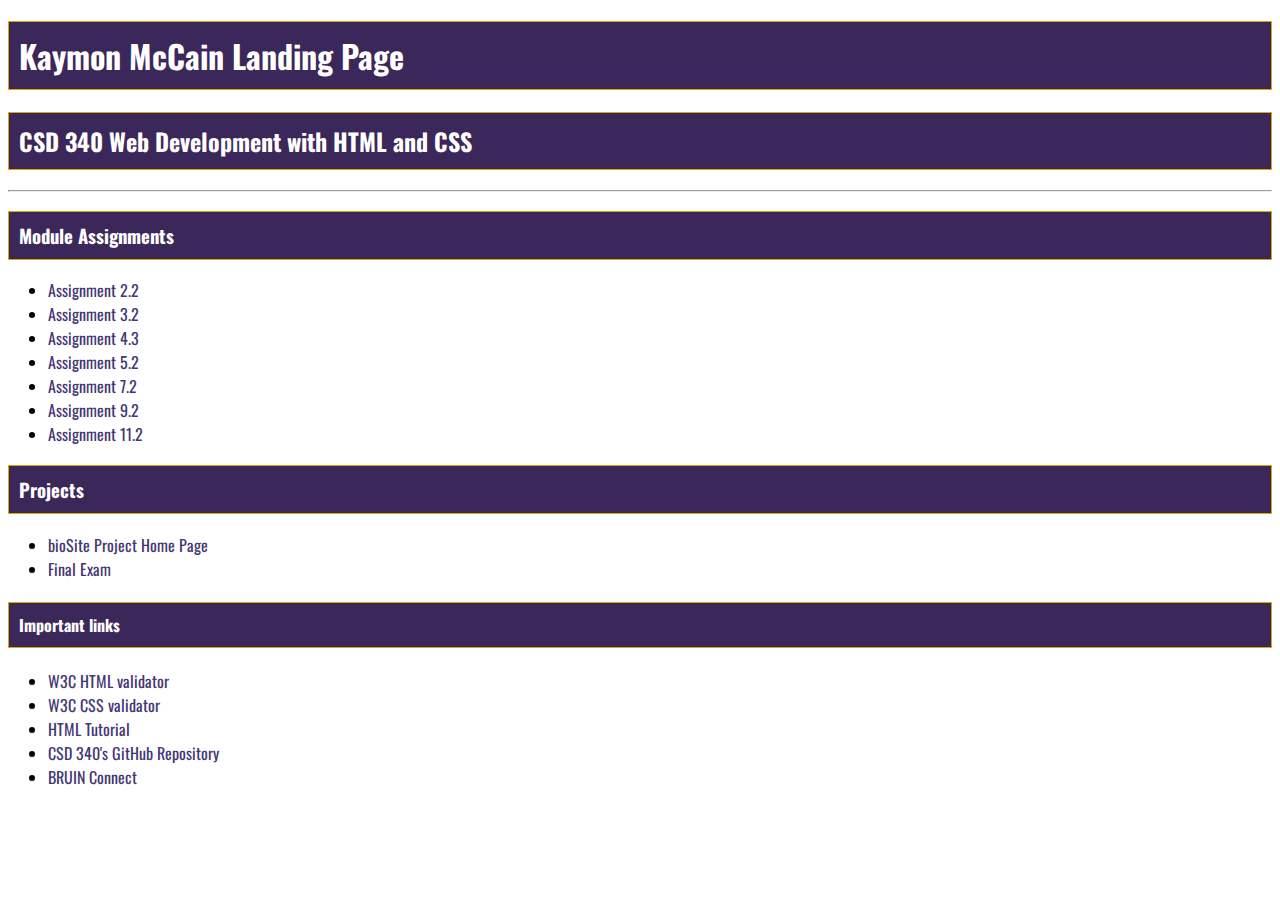
<file: index.html>
<!DOCTYPE html>
<html lang="en">

<head>
    <title>Kaymon McCain CSD 340 Landing Page</title>
    <link rel="stylesheet" type="text/css" href="site.css">
    <link rel="preconnect" href="https://fonts.gstatic.com">
    <link href="https://fonts.googleapis.com/css2?family=Oswald:wght@300;400;500;700&display=swap" rel="stylesheet">

    <meta name="description" content="HTML and CSS basics" />
    <meta name="robots" content="nofollow" />
    <meta name="author" content="Kaymon McCain" />
    <meta name="keywords" content="learning, coding, html, css" />

</head>

<body>
    <div id=”container”>
        <h1>Kaymon McCain Landing Page</h1>
        <h2>CSD 340 Web Development with HTML and CSS</h2>
        <hr />
        <h3>Module Assignments</h3>
        <ul>
            <li><a href="module-2/McCain_EX1.html">Assignment 2.2</a></li>
            <li><a href="module-3/McCain_EX2.html">Assignment 3.2</a></li>
            <li><a href="module-4/McCain_EX3.html">Assignment 4.3</a></li>
            <li><a href="module-5/McCain_EX4.html">Assignment 5.2</a></li>
            <li><a href="module-7/McCain_EX5.html">Assignment 7.2</a></li>
            <li><a href="module-9/McCain_EX6.html">Assignment 9.2</a></li>
            <li><a href="module-11/assignment-11.2.html">Assignment 11.2</a></li>
        </ul>
        <h3>Projects</h3>
        <ul>
            <li><a href="bioSite/index.html">bioSite Project Home Page</a></li>
            <li><a href="module-12/final.html">Final Exam</a></li>
        </ul>
        <h4>Important links</h4>
        <ul>
            <li><a href="https://validator.w3.org">W3C HTML validator</a></li>
            <li><a href="https://jigsaw.w3.org/css-validator">W3C CSS validator</a></li>
            <li><a href="https://www.w3schools.come/html/">HTML Tutorial</a></li>
            <li><a href="https://github.com/kaymonCodeM/csd-340.git">CSD 340's GitHub Repository</a></li>
            <li><a href="https://bruinconnect.bellevue.edu/">BRUIN Connect</a></li>
        </ul>
    </div>
</body>

</html>
</file>
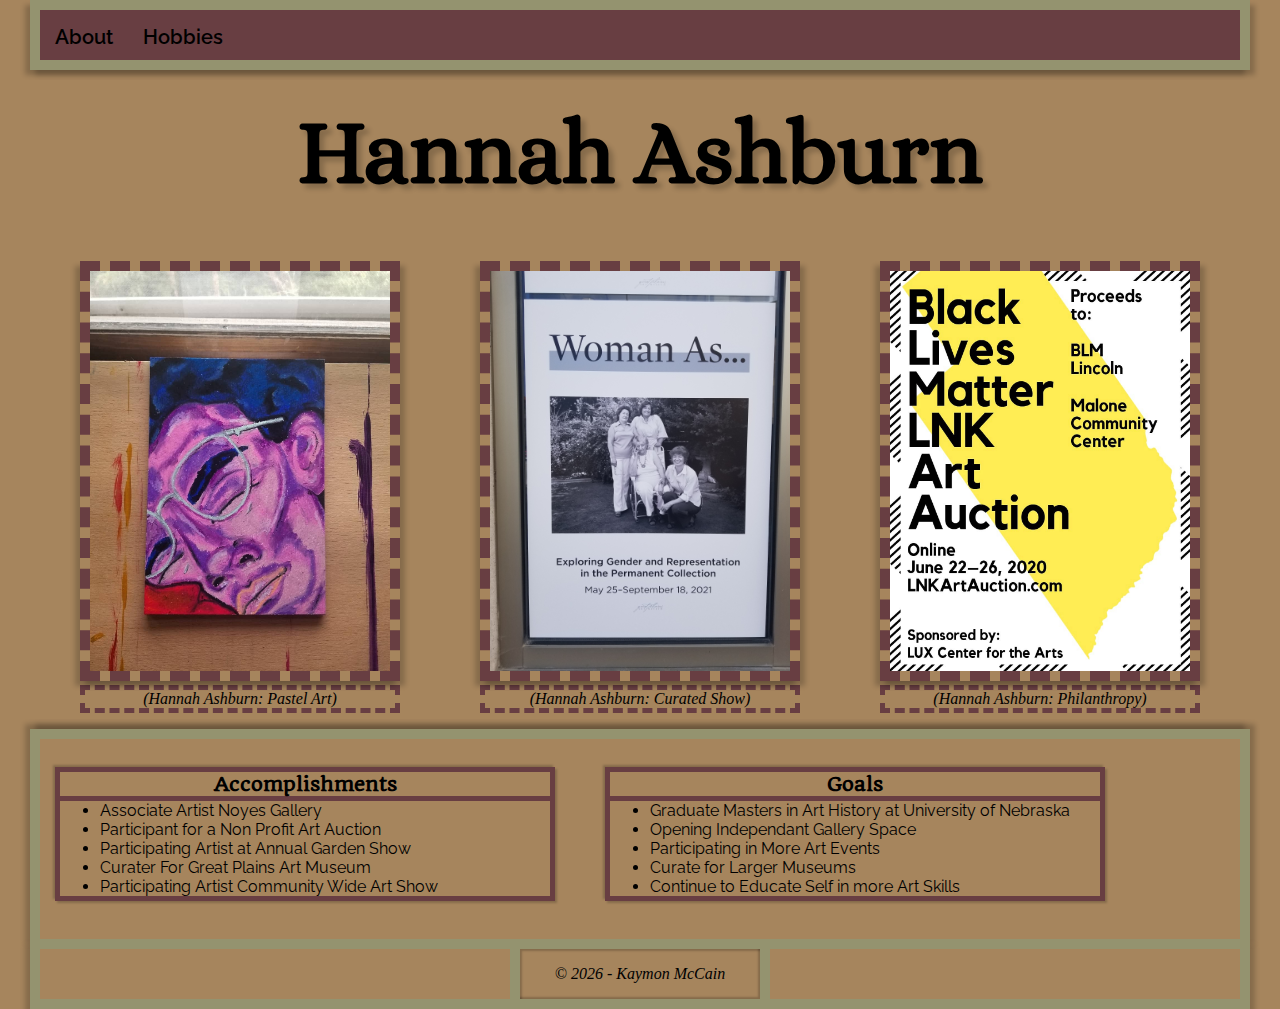
<file: bioSite/index.html>
<!DOCTYPE html>
<html lang="en">

<head>
    <title>Hannah Ashburn Bio</title>
    <link rel="stylesheet" type="text/css" href="site.css">
    <link rel="preconnect" href="https://fonts.googleapis.com">
    <link rel="preconnect" href="https://fonts.gstatic.com" crossorigin>
    <link
        href="https://fonts.googleapis.com/css2?family=Alice&family=Quando&family=Quicksand&family=Raleway:wght@300;400;500;600&display=swap"
        rel="stylesheet">
</head>

<body>
    <div id="navbar">
        <a href="about.html">About</a>
        <a href="hobbies.html">Hobbies</a>
    </div>
    <header>
        <h1>Hannah Ashburn</h1>
    </header>

    <div id="container">
        <div class="image-gallery">
            <div class="image-a">
                <figure><img src="img/face.jpg" alt="">
                    <figcaption>(Hannah Ashburn: Pastel Art)</figcaption>
                </figure>
            </div>

            <div class="image-b">
                <figure><img src="img/WindowDisplay.jpg" alt="">
                    <figcaption>(Hannah Ashburn: Curated Show)</figcaption>
                </figure>
            </div>

            <div class="image-c">
                <figure><img src="img/BlackLivesMatter.jpg" alt="">
                    <figcaption>(Hannah Ashburn: Philanthropy)</figcaption>
                </figure>
            </div>
        </div>
        <div class="list">
            <div class="accomplishments">
                <h3>Accomplishments</h3>
                <ul>
                    <li>Associate Artist Noyes Gallery</li>
                    <li>Participant for a Non Profit Art Auction</li>
                    <li>Participating Artist at Annual Garden Show</li>
                    <li>Curater For Great Plains Art Museum</li>
                    <li>Participating Artist Community Wide Art Show</li>
                </ul>
            </div>

            <div class="goals">
                <h3>Goals</h3>
                <ul>
                    <li>Graduate Masters in Art History at University of Nebraska</li>
                    <li>Opening Independant Gallery Space</li>
                    <li>Participating in More Art Events</li>
                    <li>Curate for Larger Museums</li>
                    <li>Continue to Educate Self in more Art Skills</li>
                </ul>
            </div>
        </div>

    </div>
    <div class="footer-box">
        <footer>
            <p>
                &copy;
                <script>document.write(new Date().getFullYear())</script> - <a
                    href="https://github.com/kaymonCodeM/bioSite.git">Kaymon McCain</a>
            </p>
        </footer>
    </div>

</body>

</html>
</file>
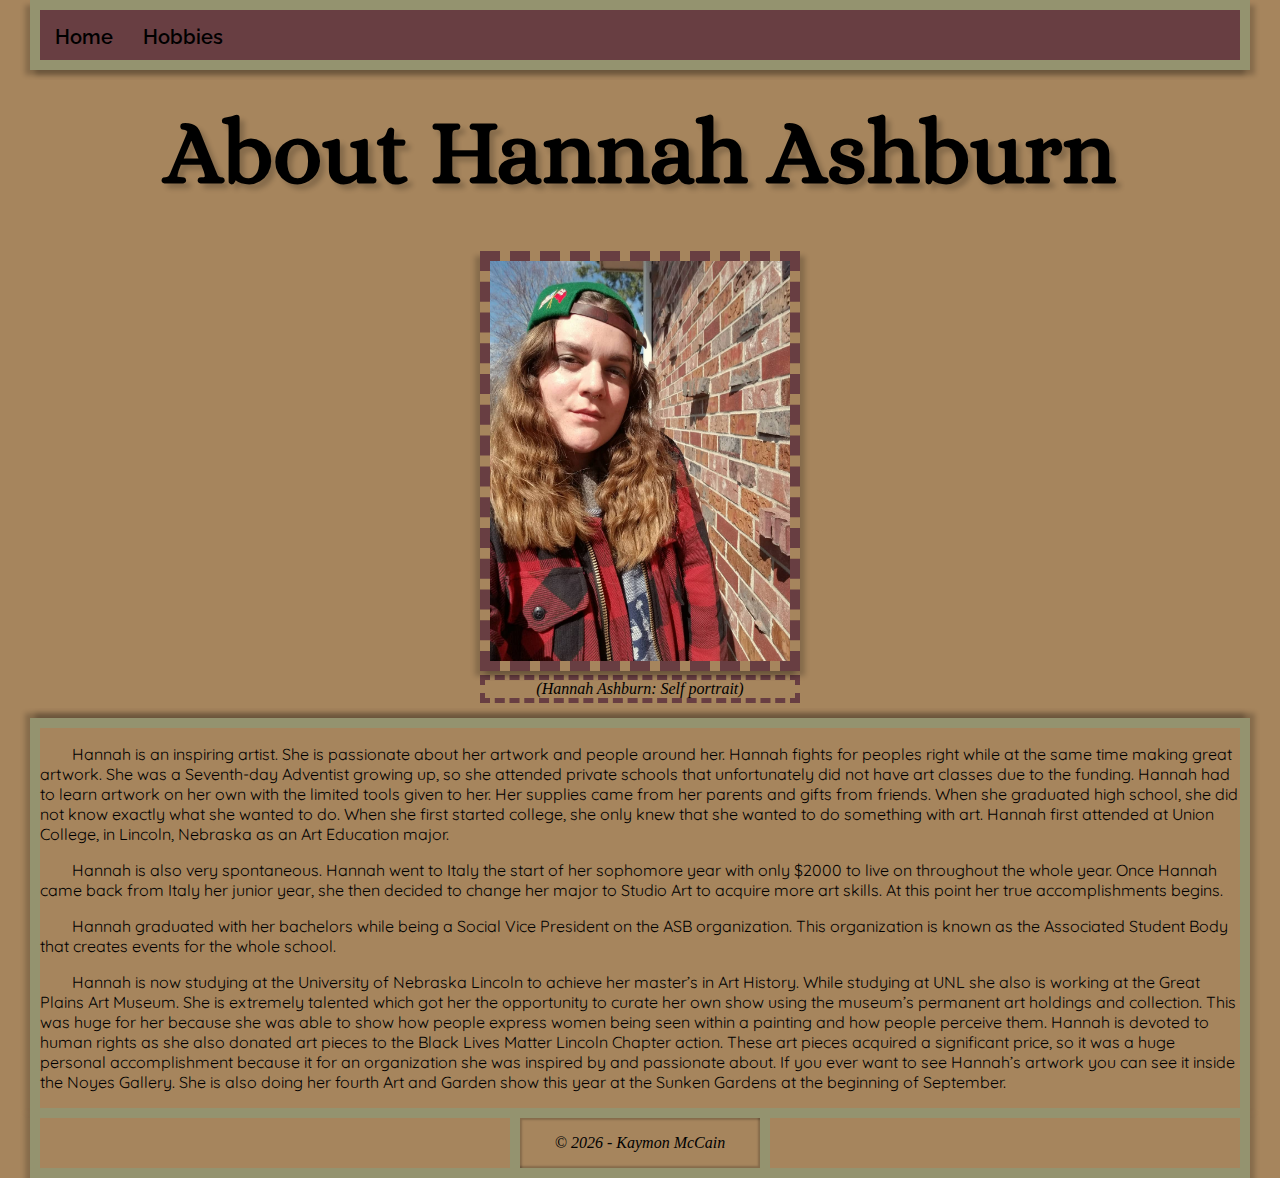
<file: bioSite/about.html>
<!DOCTYPE html>
<html lang="en">

<head>
    <title>About Hannah Ashburn</title>
    <link rel="stylesheet" type="text/css" href="site.css">
    <link rel="preconnect" href="https://fonts.googleapis.com">
    <link rel="preconnect" href="https://fonts.gstatic.com" crossorigin>
    <link
        href="https://fonts.googleapis.com/css2?family=Alice&family=Quando&family=Quicksand&family=Raleway:wght@300;400;500;600&display=swap"
        rel="stylesheet">
</head>

<body>
    <div id="navbar">
        <a href="index.html">Home</a>
        <a href="hobbies.html">Hobbies</a>
    </div>
    <header>
        <h1>About Hannah Ashburn</h1>
    </header>

    <div id="container">
        <div class="hannah-image-gallery">
            <div class="HannahImage">
                <figure><img src="img/Hannah.jpg" alt="">
                    <figcaption>(Hannah Ashburn: Self portrait)</figcaption>
                </figure>
            </div>
        </div>
        <div class="about-text">
            <p class="paragraph">
                Hannah is an inspiring artist. She is passionate about her artwork and people around her.
                Hannah fights for peoples right while at the same time making great artwork.
                She was a Seventh-day Adventist growing up, so she attended private schools
                that unfortunately did not have art classes due to the funding. Hannah had to learn
                artwork on her own with the limited tools given to her. Her supplies came from her parents
                and gifts from friends. When she graduated high school, she did not know exactly what she wanted
                to do. When she first started college, she only knew that she wanted to do something with art. Hannah
                first
                attended at Union College,
                in Lincoln, Nebraska as an Art Education major.
            </p>
            <p class="paragraph">
                Hannah is also very spontaneous. Hannah went to Italy the start of her
                sophomore year with only $2000 to live on throughout the whole year. Once Hannah came back from Italy
                her
                junior year,
                she then decided to change her major to Studio Art to acquire more art skills. At this point her true
                accomplishments begins.
            </p>
            <p class="paragraph">
                Hannah graduated with her bachelors while being a Social Vice President on the ASB organization. This
                organization is known as the Associated Student Body that creates events for the whole school.
            </p>
            <p class="paragraph">
                Hannah is now studying at the University of Nebraska Lincoln to achieve her master’s in Art History.
                While
                studying at UNL she also is working at the Great Plains Art Museum. She is extremely talented which got
                her
                the
                opportunity to curate her own show using the museum’s permanent art holdings and collection. This was
                huge
                for her because
                she was able to show how people express women being seen within a painting and how people perceive them.
                Hannah is devoted to human
                rights as she also donated art pieces to the Black Lives Matter Lincoln Chapter action. These art pieces
                acquired a significant price,
                so it was a huge personal accomplishment because it for an organization she was inspired by and
                passionate
                about. If you ever want to see
                Hannah’s artwork you can see it inside the Noyes Gallery. She is also doing her fourth Art and Garden
                show
                this year at the Sunken Gardens
                at the beginning of September.
            </p>
        </div>
    </div>
    <div class="footer-box">
        <footer>
            <p>
                &copy;
                <script>document.write(new Date().getFullYear())</script> - <a
                    href="https://github.com/kaymonCodeM/bioSite.git">Kaymon McCain</a>
            </p>
        </footer>
    </div>
</body>

</html>
</file>
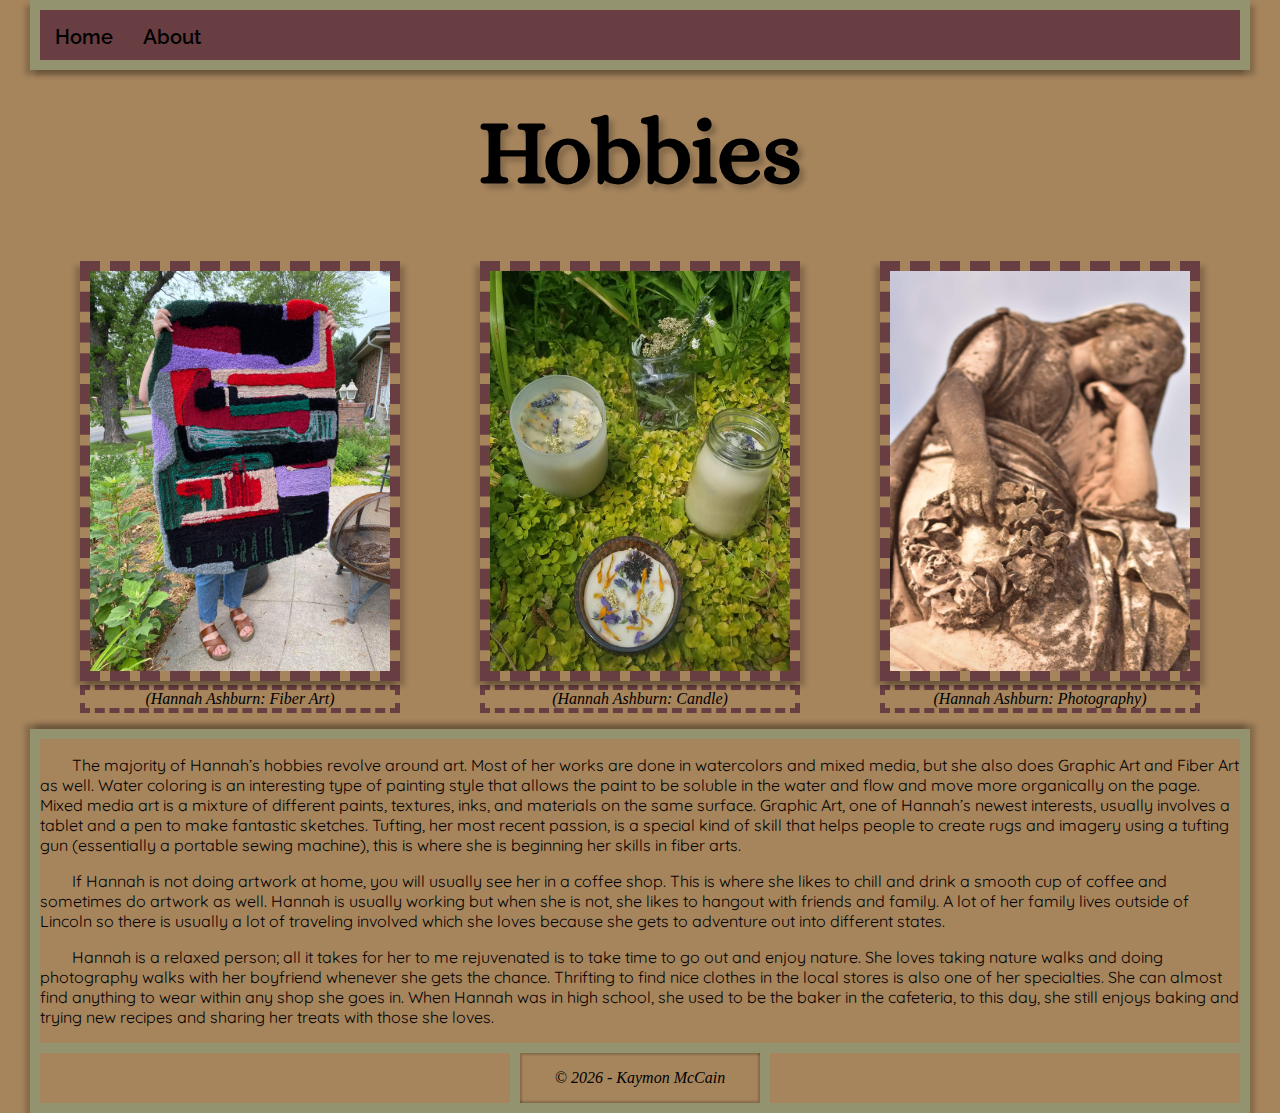
<file: bioSite/hobbies.html>
<!DOCTYPE html>
<html lang="en">

<head>
    <title>Hannah Ashburn Hobbies</title>
    <link rel="stylesheet" type="text/css" href="site.css">
    <link rel="preconnect" href="https://fonts.googleapis.com">
    <link rel="preconnect" href="https://fonts.gstatic.com" crossorigin>
    <link
        href="https://fonts.googleapis.com/css2?family=Alice&family=Quando&family=Quicksand&family=Raleway:wght@300;400;500;600&display=swap"
        rel="stylesheet">
</head>

<body>
    <div id="navbar">
        <a href="index.html">Home</a>
        <a href="about.html">About</a>
    </div>
    <header>
        <h1>Hobbies</h1>
    </header>
    <div id="container">
        <div class="image-gallery">
            <div class="image-a">
                <figure><img src="img/rug.jpeg" alt="">
                    <figcaption>(Hannah Ashburn: Fiber Art)</figcaption>
                </figure>
            </div>

            <div class="image-b">
                <figure><img src="img/candle.jpg" alt="">
                    <figcaption>(Hannah Ashburn: Candle)</figcaption>
                </figure>
            </div>

            <div class="image-c">
                <figure><img src="img/Photography.jpeg" alt="">
                    <figcaption>(Hannah Ashburn: Photography)</figcaption>
                </figure>
            </div>
        </div>
        <div class="hobbies-text">
            <p class="paragraph">
                The majority of Hannah’s hobbies revolve around art. Most of her works are done in watercolors and mixed
                media,
                but she also does Graphic Art and Fiber Art as well. Water coloring is an interesting type of painting
                style that
                allows the paint to be soluble in the water and flow and move more organically on the page. Mixed media
                art is a
                mixture of different paints, textures, inks, and materials on the same surface. Graphic Art, one of
                Hannah’s newest
                interests, usually involves a tablet and a pen to make fantastic sketches. Tufting, her most recent
                passion, is a
                special kind of skill that helps people to create rugs and imagery using a tufting gun (essentially a
                portable sewing machine),
                this is where she is beginning her skills in fiber arts.
            </p>
            <p class="paragraph">
                If Hannah is not doing artwork at home, you will usually see her in a coffee shop. This is where she
                likes
                to chill and drink a smooth cup of coffee and sometimes do artwork as well. Hannah is usually working
                but
                when she is not, she likes to hangout with friends and family. A lot of her family lives outside of
                Lincoln
                so there is usually a lot of traveling involved which she loves because she gets to adventure out into
                different states.
            </p>
            <p class="paragraph">
                Hannah is a relaxed person; all it takes for her to me rejuvenated is to take time to go out and enjoy
                nature. She loves taking nature walks and doing photography walks with her boyfriend whenever she gets
                the chance. Thrifting to find nice clothes in the local stores is also one of her specialties. She can
                almost
                find anything to wear within any shop she goes in. When Hannah was in high school, she used to be the
                baker
                in the cafeteria, to this day, she still enjoys baking and trying new recipes and sharing her treats
                with
                those she loves.
            </p>
        </div>
    </div>
    <div class="footer-box">
        <footer>
            <p>
                &copy;
                <script>document.write(new Date().getFullYear())</script> - <a
                    href="https://github.com/kaymonCodeM/bioSite.git">Kaymon McCain</a>
            </p>
        </footer>
    </div>
</body>

</html>
</file>
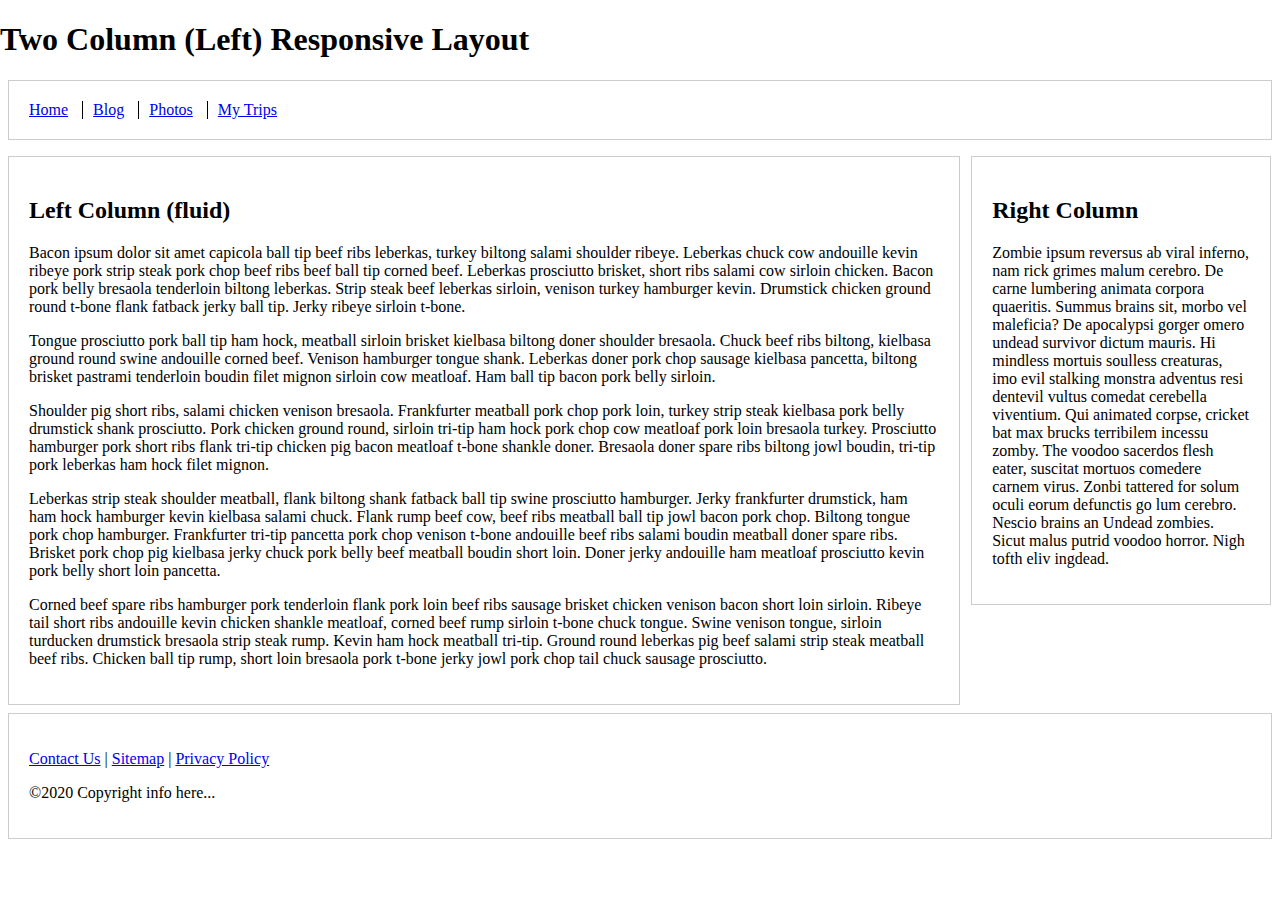
<file: module-11/assignment-11.2.html>
<!doctype html>
<html lang="en">

<head>
    <meta charset="utf-8">
    <meta name="viewport" content="width=device-width, initial-scale=1">

    <title>Exercise 9.2</title>

    <style type="text/css">
        html {
            box-sizing: border-box;
        }

        *,
        *:before,
        *:after {
            box-sizing: inherit;
        }

        body {
            margin: 0 auto;
        }

        footer,
        header {
            position: relative;
            clear: both;
        }

        .left-column,
        .right-column,
        footer,
        header {
            border: 1px solid #ccc;
            padding: 1.25em;
            margin: .5em;
        }

        .nav {
            list-style: none;
            margin-left: 0;
            margin-bottom: 0;
            padding-left: 0;
        }

        .nav>li,
        .nav>li>a {
            display: inline-block;
            *display: inline;
            zoom: 1;
        }

        .inline-items {
            margin-top: 0;
        }

        .inline-items li {
            margin-left: 0;
            border-left: 1px solid black;
            padding-left: 10px;
            padding-right: 10px;
        }

        .inline-items li:first-child {
            margin-left: 0;
            border: none;
            padding-left: 0;
            padding-right: 10px;
        }

        .inline-items li:last-child {
            padding-right: 0;
        }

        /* Media queries */
        @media screen and (min-width: 47.5em) {
            .columns-container {
                float: left;
            }

            .left-column {
                margin-right: 20em;
                float: left;
            }

            .right-column {
                width: 18.75em;
                margin-left: -19.3em;
                float: left;
            }
        }
    </style>
</head>

<body>
    <h1>Two Column (Left) Responsive Layout</h1>

    <header>
        <nav>
            <ul class="nav inline-items">
                <li><a href="#">Home</a></li>
                <li><a href="#">Blog</a></li>
                <li><a href="#">Photos</a></li>
                <li><a href="#">My Trips</a></li>
            </ul>
        </nav>
    </header>

    <div class="columns-container">

        <div class="left-column">
            <h2>Left Column (fluid)</h2>

            <p>Bacon ipsum dolor sit amet capicola ball tip beef ribs leberkas, turkey biltong salami shoulder ribeye.
                Leberkas
                chuck cow andouille kevin ribeye pork strip steak pork chop beef ribs beef ball tip corned beef.
                Leberkas
                prosciutto brisket, short ribs salami cow sirloin chicken. Bacon pork belly bresaola tenderloin biltong
                leberkas.
                Strip steak beef leberkas sirloin, venison turkey hamburger kevin. Drumstick chicken ground round t-bone
                flank
                fatback jerky ball tip. Jerky ribeye sirloin t-bone.</p>

            <p>Tongue prosciutto pork ball tip ham hock, meatball sirloin brisket kielbasa biltong doner shoulder
                bresaola.
                Chuck beef ribs biltong, kielbasa ground round swine andouille corned beef. Venison hamburger tongue
                shank.
                Leberkas doner pork chop sausage kielbasa pancetta, biltong brisket pastrami tenderloin boudin filet
                mignon
                sirloin cow meatloaf. Ham ball tip bacon pork belly sirloin.</p>

            <p>Shoulder pig short ribs, salami chicken venison bresaola. Frankfurter meatball pork chop pork loin,
                turkey strip
                steak kielbasa pork belly drumstick shank prosciutto. Pork chicken ground round, sirloin tri-tip ham
                hock pork
                chop cow meatloaf pork loin bresaola turkey. Prosciutto hamburger pork short ribs flank tri-tip chicken
                pig bacon
                meatloaf t-bone shankle doner. Bresaola doner spare ribs biltong jowl boudin, tri-tip pork leberkas ham
                hock filet
                mignon.</p>

            <p>Leberkas strip steak shoulder meatball, flank biltong shank fatback ball tip swine prosciutto hamburger.
                Jerky
                frankfurter drumstick, ham ham hock hamburger kevin kielbasa salami chuck. Flank rump beef cow, beef
                ribs meatball
                ball tip jowl bacon pork chop. Biltong tongue pork chop hamburger. Frankfurter tri-tip pancetta pork
                chop venison
                t-bone andouille beef ribs salami boudin meatball doner spare ribs. Brisket pork chop pig kielbasa jerky
                chuck
                pork belly beef meatball boudin short loin. Doner jerky andouille ham meatloaf prosciutto kevin pork
                belly short
                loin pancetta.</p>

            <p>Corned beef spare ribs hamburger pork tenderloin flank pork loin beef ribs sausage brisket chicken
                venison bacon
                short loin sirloin. Ribeye tail short ribs andouille kevin chicken shankle meatloaf, corned beef rump
                sirloin
                t-bone chuck tongue. Swine venison tongue, sirloin turducken drumstick bresaola strip steak rump. Kevin
                ham hock
                meatball tri-tip. Ground round leberkas pig beef salami strip steak meatball beef ribs. Chicken ball tip
                rump,
                short loin bresaola pork t-bone jerky jowl pork chop tail chuck sausage prosciutto.</p>
        </div>

        <div class="right-column">
            <h2>Right Column</h2>

            <p>Zombie ipsum reversus ab viral inferno, nam rick grimes malum cerebro. De carne lumbering animata corpora
                quaeritis. Summus brains sit​​, morbo vel maleficia? De apocalypsi gorger omero undead survivor dictum
                mauris. Hi
                mindless mortuis soulless creaturas, imo evil stalking monstra adventus resi dentevil vultus comedat
                cerebella
                viventium. Qui animated corpse, cricket bat max brucks terribilem incessu zomby. The voodoo sacerdos
                flesh eater,
                suscitat mortuos comedere carnem virus. Zonbi tattered for solum oculi eorum defunctis go lum cerebro.
                Nescio
                brains an Undead zombies. Sicut malus putrid voodoo horror. Nigh tofth eliv ingdead.</p>
        </div>

    </div>

    <footer>
        <p><a href="#">Contact Us</a> | <a href="#">Sitemap</a> | <a href="#">Privacy Policy</a></p>
        <p>&copy;2020 Copyright info here...</p>
    </footer>
</body>

</html>
</file>
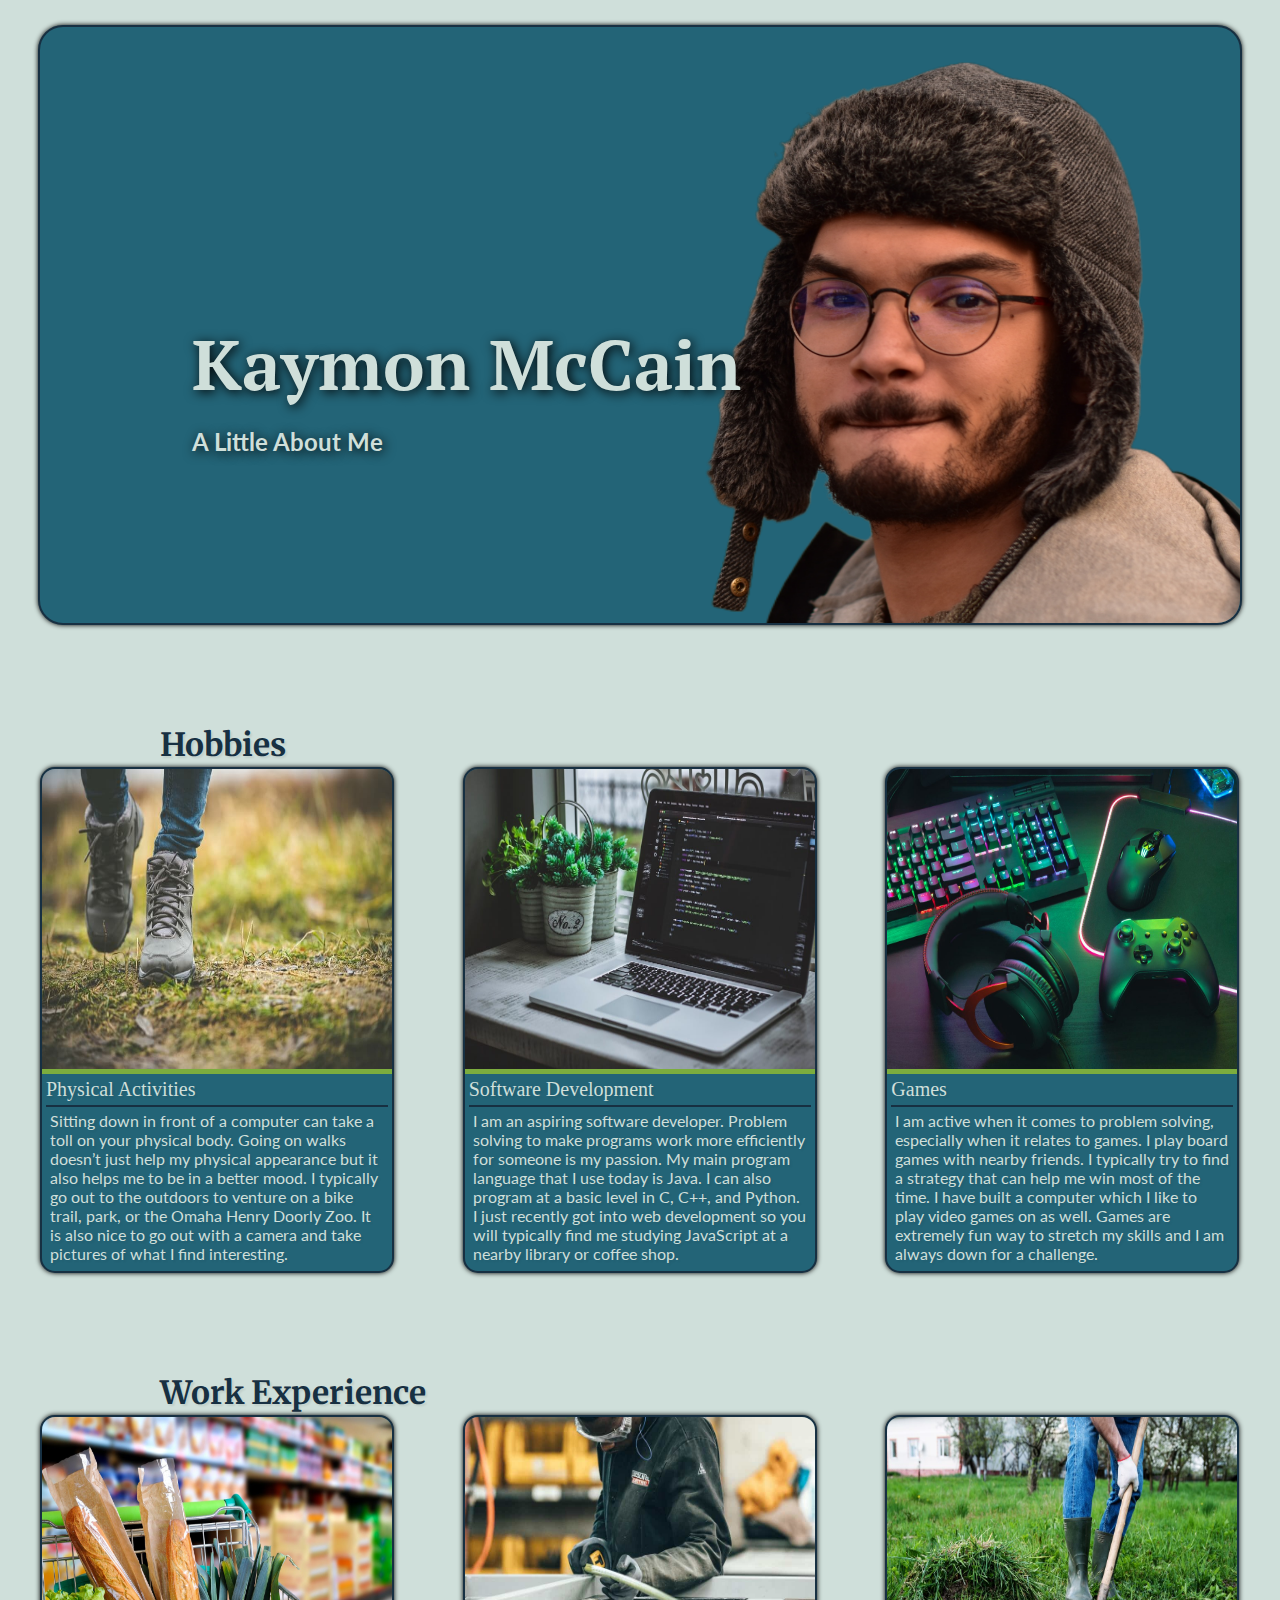
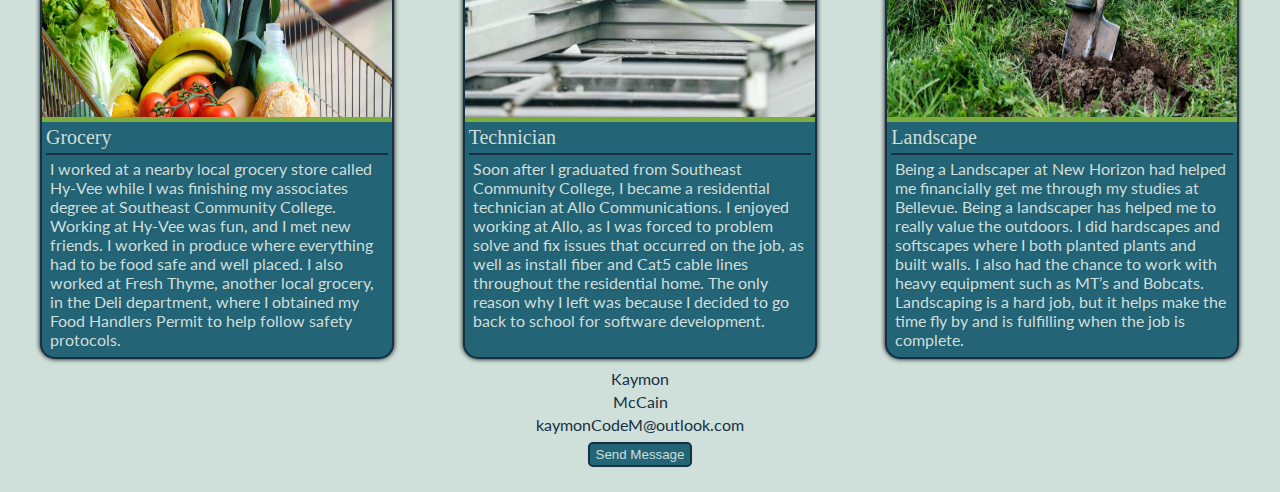
<file: module-12/final.html>
<!DOCTYPE html>
<html lang="en">

<head>
    <title>About Kaymon McCain</title>
    <link rel="stylesheet" type="text/css" href="final.css">
    <link rel="preconnect" href="https://fonts.googleapis.com">
    <link rel="preconnect" href="https://fonts.gstatic.com" crossorigin>
    <link href="https://fonts.googleapis.com/css2?family=Lato:wght@300;400&family=Merriweather&family=PT+Serif&display=swap" rel="stylesheet">
    
</head>
<body>
    <div class="head_board">
        <header>
            <h1>Kaymon McCain</h1>
            <h3>A Little About Me</h3>
        </header>
            <figure><img class="self_img" src="img/self_photo.jpg" alt=""></figure>
    </div>
    <div id="container">
        <h2>Hobbies</h2>
        <div class="hobbies">
            <div class="physical_activities">
                    <div class="ativitiesImage">
                        <figure><img src="img/walk.jpg" alt="">
                            <figcaption>Physical Activities</figcaption>
                        </figure>
                    </div>
                    <p class="card_text">
                        Sitting down in front of a computer can take a toll on your physical body. Going on 
                        walks doesn’t just help my physical appearance but it also helps me to be in a better mood. 
                        I typically go out to the outdoors to venture on a bike trail, park, or the Omaha Henry Doorly Zoo. 
                        It is also nice to go out with a camera and take pictures of what I find interesting.
                    </p>
            </div>
            <div class="software_development">
                <div class="softwareImage">
                    <figure><img src="img/coding.jpg" alt="">
                        <figcaption>Software Development</figcaption>
                    </figure>
                </div>
                <p class="card_text">
                    I am an aspiring software developer. Problem solving to make programs work more efficiently for 
                    someone is my passion. My main program language that I use today is Java. I can also program at 
                    a basic level in C, C++, and Python. I just recently got into web development so you will typically 
                    find me studying JavaScript at a nearby library or coffee shop.
                </p>
            </div>
            <div class="games">
                <div class="gameImage">
                    <figure><img src="img/gaming.jpg" alt="">
                        <figcaption>Games</figcaption>
                    </figure>
                </div>
                <p class="card_text">
                    I am active when it comes to problem solving, especially when it relates to games. I play board 
                    games with nearby friends. I typically try to find a strategy that can help me win most of the time. 
                    I have built a computer which I like to play video games on as well. Games are extremely fun way to 
                    stretch my skills and I am always down for a challenge.
                </p>
            </div>
        </div>
    </div>
    <h2>Work Experience</h2>
    <div class="work_experience">
        <div class="grocery">
            <div class="groceryImage">
                <figure><img src="img/grocery.jpg" alt="">
                    <figcaption>Grocery</figcaption>
                </figure>
            </div>
            <p class="card_text">
                I worked at a nearby local grocery store called Hy-Vee while I was finishing my associates degree at Southeast 
                Community College. Working at Hy-Vee was fun, and I met new friends. I worked in produce where everything had 
                to be food safe and well placed. I also worked at Fresh Thyme, another local grocery, in the Deli department, 
                where I obtained my Food Handlers Permit to help follow safety protocols. 
            </p>
        </div>
        <div class="technician">
            <div class="technicianImage">
                <figure><img src="img/technician.jpeg" alt="">
                    <figcaption>Technician</figcaption>
                </figure>
            </div>
            <p class="card_text">
                Soon after I graduated from Southeast Community College, I became a residential technician at Allo Communications. 
                I enjoyed working at Allo, as I was forced to problem solve and fix issues that occurred on the job, as well as 
                install fiber and Cat5 cable lines throughout the residential home. The only reason why I left was because I 
                decided to go back to school for software development. 
            </p>
        </div>
        <div class="landscaper">
            <div class="landscapeImage">
                <figure><img src="img/landscaping.jpeg" alt="">
                    <figcaption>Landscape</figcaption>
                </figure>
            </div>
            <p class="card_text">
                Being a Landscaper at New Horizon had helped me financially get me through my studies at Bellevue. Being a landscaper 
                has helped me to really value the outdoors. I did hardscapes and softscapes where I both planted plants and built walls. 
                I also had the chance to work with heavy equipment such as MT’s and Bobcats. Landscaping is a hard job, but it helps make 
                the time fly by and is fulfilling when the job is complete. 
            </p>

        </div>
    </div>
    <div class="contact">
        <p>Kaymon</p>
        <p>McCain</p>
        <p>kaymonCodeM@outlook.com</p>
        <form action="mailto:kaymonCodeM@outlook.com">
            <input type="submit" value="Send Message"/>
        </form>

    </div>
</body>
</html>
</file>
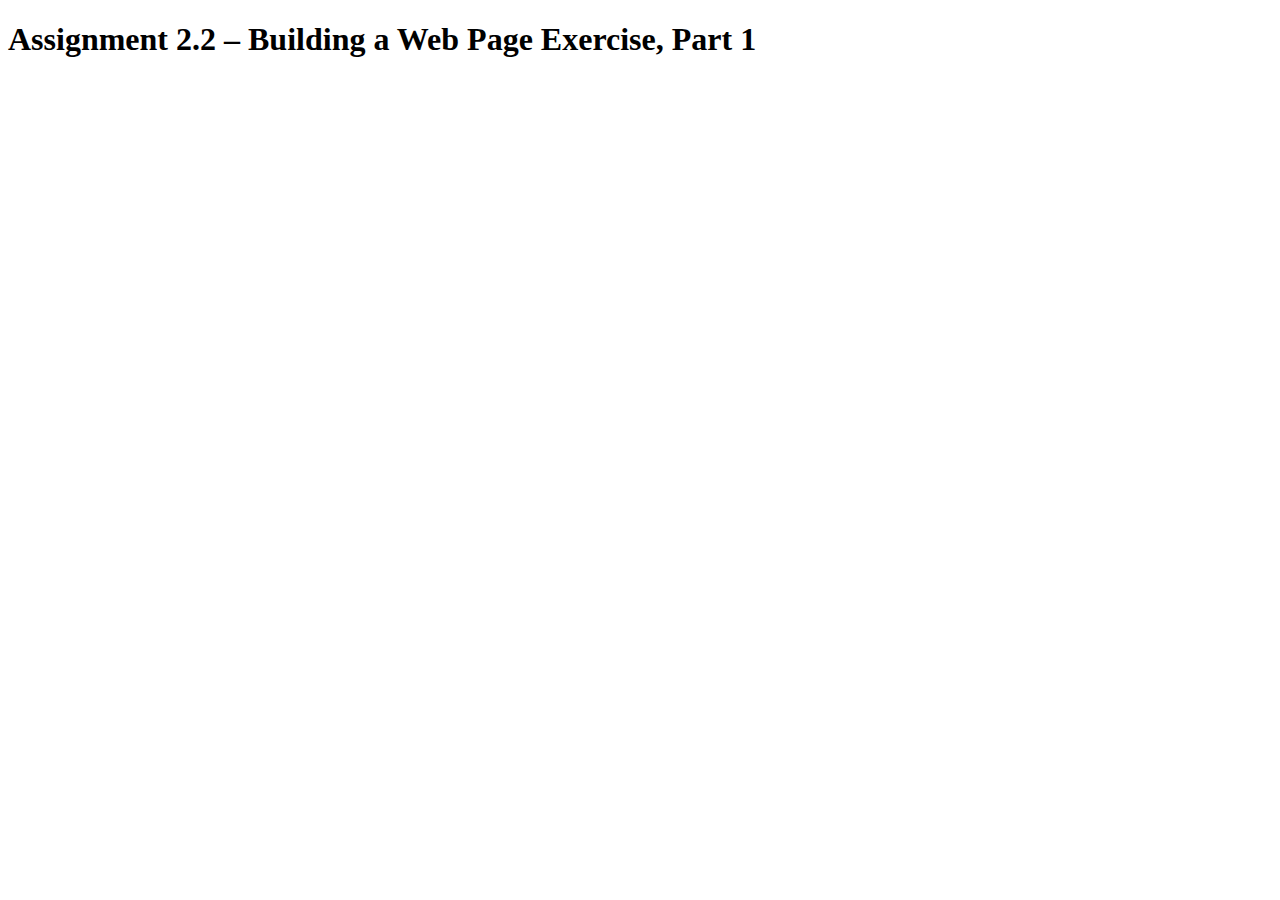
<file: module-2/McCain_EX1.html>
<!DOCTYPE html>
<html lang="en">
    <head>
        <title>CSD 340 Web Development with HTML and CSS</title>
    </head>
    <body>
        <h1>Assignment 2.2 – Building a Web Page Exercise, Part 1</h1>     
    </body>
</html>
</file>
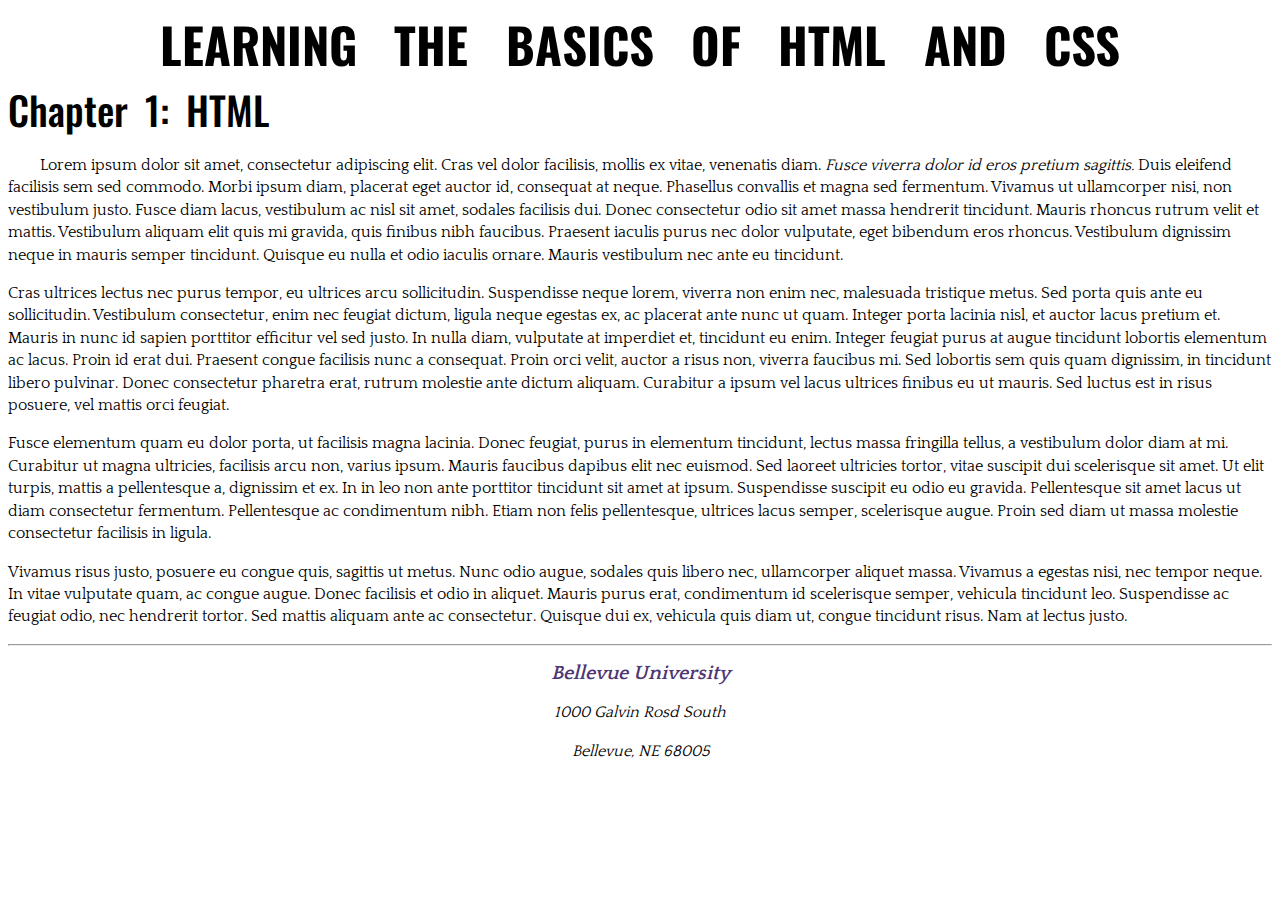
<file: module-3/McCain_EX2.html>
<!DOCTYPE html>
<html lang="en">

<head>
    <title>CSD 340 Development with HTML and CSS</title>
    <link rel="stylesheet" type="text/css" href="McCain_EX2.css">
    <link rel="preconnect" href="https://fonts.gstatic.com">
    <link
        href="https://fonts.googleapis.com/css2?family=Oswald:wght@300;500;700&family=Quattrocento:wght@400;700&display=swap"
        rel="stylesheet">

    <meta name="description" content="HTML and CSS basics" />
    <meta name="robots" content="nofollow" />
    <meta name="author" content="Kaymon McCain" />
    <meta name="keywords" content="learning, coding, html, css" />

</head>

<body>
    <div id="container">
        <h1>Learning The Basics of HTML and CSS</h1>
        <h2>Chapter 1: HTML</h2>

        <p class="intro">Lorem ipsum dolor sit amet, consectetur adipiscing elit.
            Cras vel dolor facilisis, mollis ex vitae, venenatis diam.
            <span class="sentence">Fusce viverra dolor id eros pretium sagittis.</span>
            Duis eleifend facilisis sem sed commodo.
            Morbi ipsum diam, placerat eget auctor id,
            consequat at neque. Phasellus convallis et magna sed
            fermentum. Vivamus ut ullamcorper nisi, non vestibulum
            justo. Fusce diam lacus, vestibulum ac nisl sit amet,
            sodales facilisis dui. Donec consectetur odio sit amet
            massa hendrerit tincidunt. Mauris rhoncus rutrum velit et
            mattis. Vestibulum aliquam elit quis mi gravida, quis
            finibus nibh faucibus. Praesent iaculis purus nec dolor
            vulputate, eget bibendum eros rhoncus. Vestibulum dignissim
            neque in mauris semper tincidunt. Quisque eu nulla et odio iaculis ornare.
            Mauris vestibulum nec ante eu tincidunt.
        </p>


        <p>Cras ultrices lectus nec purus tempor, eu ultrices arcu sollicitudin.
            Suspendisse neque lorem, viverra non enim nec, malesuada tristique metus.
            Sed porta quis ante eu sollicitudin. Vestibulum consectetur, enim nec feugiat dictum,
            ligula neque egestas ex, ac placerat ante nunc ut quam. Integer porta lacinia nisl,
            et auctor lacus pretium et. Mauris in nunc id sapien porttitor efficitur vel sed justo.
            In nulla diam, vulputate at imperdiet et, tincidunt eu enim. Integer feugiat purus at augue
            tincidunt lobortis elementum ac lacus. Proin id erat dui. Praesent congue facilisis nunc a consequat.
            Proin orci velit, auctor a risus non, viverra faucibus mi. Sed lobortis sem quis quam dignissim, in
            tincidunt libero pulvinar. Donec consectetur pharetra erat, rutrum molestie ante dictum aliquam.
            Curabitur a ipsum vel lacus ultrices finibus eu ut mauris.
            Sed luctus est in risus posuere, vel mattis orci feugiat.</p>

        <p>Fusce elementum quam eu dolor porta, ut facilisis magna lacinia. Donec feugiat, purus
            in elementum tincidunt, lectus massa fringilla tellus, a vestibulum dolor diam at mi.
            Curabitur ut magna ultricies, facilisis arcu non, varius ipsum. Mauris faucibus dapibus elit nec euismod.
            Sed laoreet ultricies tortor, vitae suscipit dui scelerisque sit amet. Ut elit turpis, mattis a
            pellentesque a, dignissim et ex. In in leo non ante porttitor tincidunt sit amet at ipsum.
            Suspendisse suscipit eu odio eu gravida. Pellentesque sit amet lacus ut diam consectetur fermentum.
            Pellentesque ac condimentum nibh. Etiam non felis pellentesque, ultrices lacus semper, scelerisque augue.
            Proin sed diam ut massa molestie consectetur facilisis in ligula.</p>

        <p>Vivamus risus justo, posuere eu congue quis, sagittis ut metus. Nunc odio augue,
            sodales quis libero nec, ullamcorper aliquet massa. Vivamus a egestas nisi, nec
            tempor neque. In vitae vulputate quam, ac congue augue. Donec facilisis et odio in aliquet.
            Mauris purus erat, condimentum id scelerisque semper, vehicula tincidunt leo. Suspendisse ac
            feugiat odio, nec hendrerit tortor. Sed mattis aliquam ante ac consectetur. Quisque dui ex,
            vehicula quis diam ut, congue tincidunt risus. Nam at lectus justo.</p>
        <hr />
        <address>
            <p><a href="https://www.bellevue.edu/">Bellevue University</a></p>
            <p>1000 Galvin Rosd South</p>
            <p>Bellevue, NE 68005</p>
        </address>
    </div>
</body>

</html>
</file>
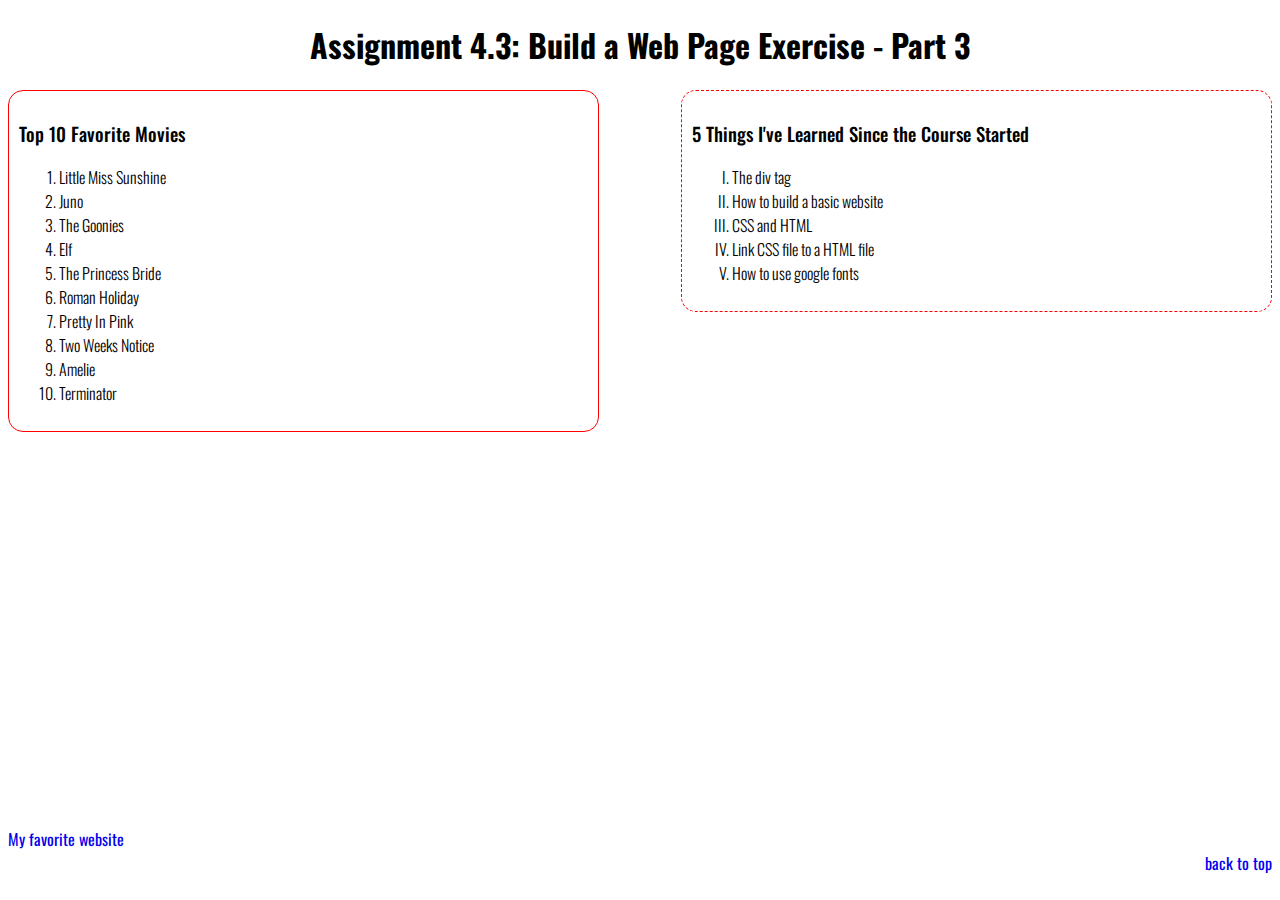
<file: module-4/McCain_EX3.html>
<!DOCTYPE html>
<html lang="en">

<head>
    <title>CSD 340 Web Development with HTML and CSS</title>
    <link rel="stylesheet" type="text/css" href="McCain_EX3.css">
    <link rel="preconnect" href="https://fonts.gstatic.com">
    <link href="https://fonts.googleapis.com/css2?family=Oswald:wght@300;400;500;700&display=swap" rel="stylesheet">
</head>

<body>
    <div id="container">
        <h1>Assignment 4.3: Build a Web Page Exercise - Part 3</h1>
        <div id="movies">
            <h3>Top 10 Favorite Movies</h3>
            <ol>
                <li>Little Miss Sunshine</li>
                <li>Juno</li>
                <li>The Goonies</li>
                <li>Elf</li>
                <li>The Princess Bride</li>
                <li>Roman Holiday</li>
                <li>Pretty In Pink</li>
                <li>Two Weeks Notice</li>
                <li>Amelie</li>
                <li>Terminator</li>
            </ol>
        </div>
        <div id="learned">
            <h3>5 Things I've Learned Since the Course Started</h3>
            <ul>
                <li>The div tag</li>
                <li>How to build a basic website</li>
                <li>CSS and HTML</li>
                <li>Link CSS file to a HTML file</li>
                <li>How to use google fonts</li>
            </ul>
        </div>
        <div id="last" style="width: 100%; margin-top: 60%;">
            <a href="https://www.bellevue.edu/" id="favorite-url">My favorite website</a>
            <br />
            <a href="#container" id="back-to-top">back to top</a>
        </div>
    </div>
</body>

</html>
</file>
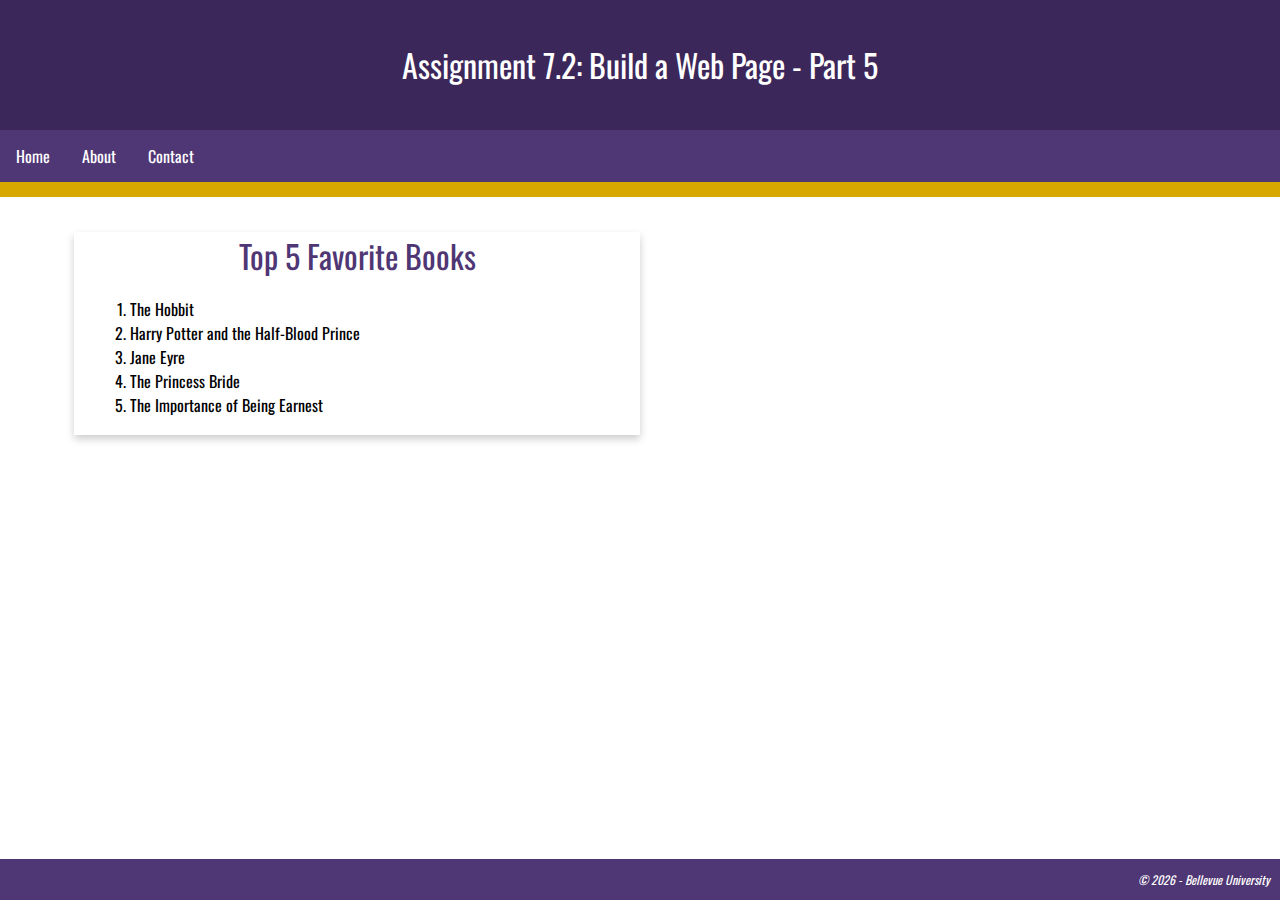
<file: module-7/McCain_EX5.html>
<!DOCTYPE html>
<html lang="en">

<head>
    <title>CSD 340 Web Development with HTML and CSS</title>
    <link rel="stylesheet" type="text/css" href="McCain_EX5.css">
    <link rel="preconnect" href="https://fonts.googleapis.com">
    <link rel="preconnect" href="https://fonts.gstatic.com" crossorigin>
    <link href="https://fonts.googleapis.com/css2?family=Oswald:wght@300;400;500;700&display=swap" rel="stylesheet">
</head>

<body>
    <header>
        <h1>Assignment 7.2: Build a Web Page - Part 5</h1>
    </header>
    <div id="navbar">
        <a href="#">Home</a>
        <a href="#">About</a>
        <a href="#">Contact</a>
    </div>
    <div id="container">
        <div class="card">
            <div class="card-title">Top 5 Favorite Books</div>

            <div class="card-content">
                <ol>
                    <li>The Hobbit</li>
                    <li>Harry Potter and the Half-Blood Prince</li>
                    <li>Jane Eyre</li>
                    <li>The Princess Bride</li>
                    <li>The Importance of Being Earnest</li>
                </ol>
            </div>
        </div>

    </div>
    <footer>
        <p>
            &copy;
            <script>document.write(new Date().getFullYear())</script> - <a href="https://www.bellevue.edu/">Bellevue
                University</a>
        </p>
    </footer>

</body>

</html>
</file>
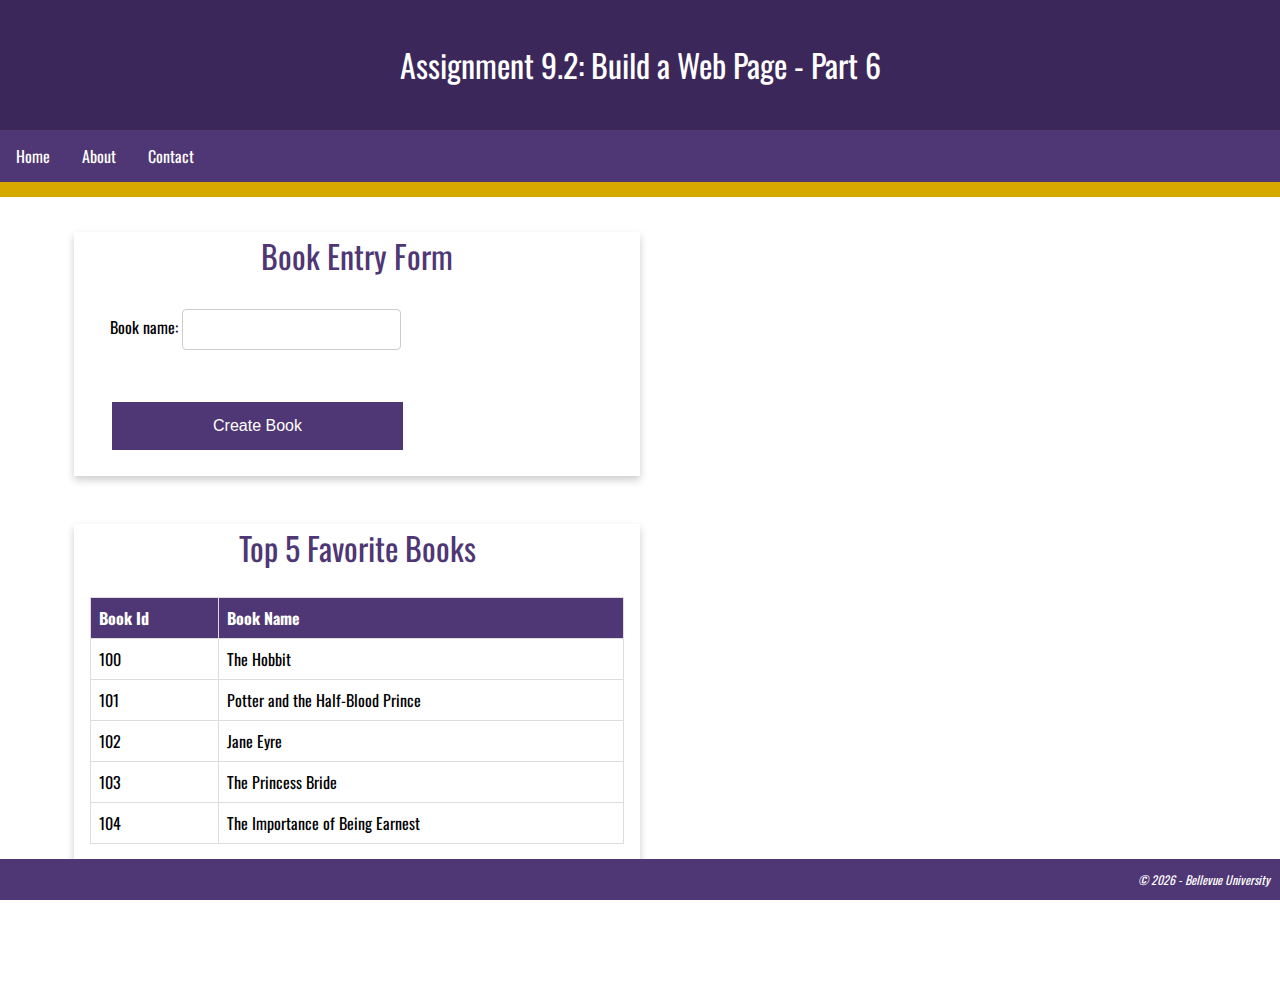
<file: module-9/McCain_EX6.html>
<!DOCTYPE html>
<html lang="en">

<head>
    <title>CSD 340 Web Development with HTML and CSS</title>
    <link rel="stylesheet" type="text/css" href="McCain_EX6.css">
    <link rel="preconnect" href="https://fonts.googleapis.com">
    <link rel="preconnect" href="https://fonts.gstatic.com" crossorigin>
    <link href="https://fonts.googleapis.com/css2?family=Oswald:wght@300;400;500;700&display=swap" rel="stylesheet">
</head>

<body>
    <header>
        <h1>Assignment 9.2: Build a Web Page - Part 6</h1>
    </header>
    <div id="navbar">
        <a href="#">Home</a>
        <a href="#">About</a>
        <a href="#">Contact</a>
    </div>
    <div id="container">
        <div class="card">
            <div class="card-title">Book Entry Form</div>
            <div class="card-content">
                <div class="form">
                    <div class="form-field">
                        <label for="txtBookName">Book name:</label>
                        <input type="text" id="txtBookName" name="txtBookName" class="input" />
                    </div>
                    <div class="form-field">
                        <button type="submit" class="btn btn-primary full-width">Create Book</button>
                    </div>
                </div>
            </div>
        </div>
        <br /> <br />
        <div class="card">
            <div class="card-title">Top 5 Favorite Books</div>

            <div class="card-content">
                <br />
                <table id="books">
                    <tr>
                        <th>Book Id</th>
                        <th>Book Name</th>
                    </tr>
                    <tr>
                        <td>100</td>
                        <td>The Hobbit</td>
                    </tr>
                    <tr>
                        <td>101</td>
                        <td>Potter and the Half-Blood Prince</td>
                    </tr>
                    <tr>
                        <td>102</td>
                        <td>Jane Eyre</td>
                    </tr>
                    <tr>
                        <td>103</td>
                        <td>The Princess Bride</td>
                    </tr>
                    <tr>
                        <td>104</td>
                        <td>The Importance of Being Earnest</td>
                    </tr>
                </table>
            </div>
        </div>
    </div>
    <footer>
        <p>
            &copy;
            <script>document.write(new Date().getFullYear())</script> - <a href="https://www.bellevue.edu/">Bellevue
                University</a>
        </p>
    </footer>
</body>

</html>
</file>
<file: site.css>
body{
    font-family: 'Oswald', 'Verdana', 'Arial', sans-serif;
}

#container {
    margin-top: 50px;
    margin-left: 100px;
    margin-right: 100px;
}

h1, h2, h3, h4 {
    background-color: #3c275a;
    color: #fff;
    border: 1px solid #D6A800;
    padding: 10px;
}

a {
    color: #453674;
    text-decoration: none;
}

a:hover {
    background-color: #D6A800;
    color: #4F3674;
}

a:visited {
    color: #3c275a;
}
</file>
<file: bioSite/site.css>
body{
    background-color:  #A6855D;
    margin: 0;
}

header{

    width: 1200px;
    height: 150px;
    margin-left: auto;
    margin-right: auto;
    margin-bottom: 0;
    text-shadow: 5px 5px 5px rgba(0, 0, 0, .2);
    cursor: default;
}

h1{
    font-family: 'Alice',sans-serif;
    margin-top: 25px;
    height: 100px;
    border: none;
    text-align: center;
    font-size: 90px;
    padding-top: 5px;
    padding-bottom: 5px;
}
#navbar{
    font-family: 'Raleway',sans-serif;
    font-weight: 600;
    font-size: 20px;
    height: 50px;
    margin: auto;
    background-color: #683E42;
    border: 10px solid #94936F;
    width: 1200px;
    margin-left: auto;
    margin-right: auto;
    box-shadow: 5px 5px 5px rgba(0, 0, 0, .2), -5px 5px 5px rgba(0, 0, 0, .2);
}
#navbar a{
    height: 21px;
    float: left;
    display: block;
    text-align: center;
    text-decoration: none;
    padding: 15px;
    color: black;
}

#navbar a:hover{
    box-shadow: inset 2px 2px 2px rgba(0, 0, 0, .2), inset -2px -2px 2px rgba(0, 0, 0, .2);
    background-color: #A64D2D;
    color: white;
}
img{
    display: inline-block;
    border: 10px dashed #683E42;
    width: 300px;
    height: 400px;
    box-shadow: 5px 5px 5px rgba(0, 0, 0, .2), -5px 5px 5px rgba(0, 0, 0, .2);
    transition-duration: .1s;
    transition-timing-function: ease-in;
}
img:hover{
    transform: scale(1.2);
}

.image-gallery{
    display: grid;
    grid-template-columns: auto auto auto;
    width: 1200px;
    margin-left: auto;
    margin-right: auto;

}

.list{
    width: 1200px;
    height: 200px;
    border: 10px solid #94936F;
    margin-left: auto;
    margin-right: auto;
    margin-bottom: -10px;
    box-shadow: 5px -5px 5px rgba(0, 0, 0, .2), -5px -5px 5px rgba(0, 0, 0, .2);
}
.accomplishments{
    position: absolute;
    float: left;
    box-shadow: 2px 2px 2px rgba(0, 0, 0, .2), -2px -2px 2px rgba(0, 0, 0, .2);
    margin-top: 28px;
    margin-left: 15px;
    transition-duration: .2s;
    transition-timing-function: ease-in;
}

div.accomplishments:hover{
    transform: scale(1.02);
    color: #94936F;
    background-color: #683E42;
    border-radius: 10px;
    font-size: 24px;
    cursor:default;
    margin-top: 0;
    text-shadow: 10px 10px 7px rgba(0, 0, 0, .2);
}

div.goals{
    right: 175px;
    box-shadow: 2px 2px 2px rgba(0, 0, 0, .2), -2px -2px 2px rgba(0, 0, 0, .2);
    margin-top: 28px;
    position: absolute;
    transition-duration: .2s;
    transition-timing-function: ease-in;
}
div.goals:hover{
    transform: scale(1.02);
    color: #94936F;
    background-color: #683E42;
    border-radius: 10px;
    font-size: 24px;
    cursor:default;
    margin-top: 0;
    text-shadow: 10px 10px 7px rgba(0, 0, 0, .2);
}



h3{
    font-family: 'Quando',sans-serif;
    text-align: center;
    border: 5px solid #683E42;
    margin-bottom: 0;
    margin-top: 0;
}
ul{
    font-family: 'Raleway',sans-serif;
    width: 450px;
    border: 5px solid #683E42;
    border-top: 0;
    margin-top: 0;
    margin-bottom: 0;  
}

footer{
    font-style: italic;
    text-align: center;
    border: 10px solid #94936F;
    width: 240px;
    margin-left: auto;
    margin-right: auto;
    margin-top: -10px;
    margin-bottom: -10px;
    box-shadow: inset 2px 2px 2px rgba(0, 0, 0, .2), inset -2px -2px 2px rgba(0, 0, 0, .2);
}

footer a{
    text-decoration: none;
    color: black;
}
footer:hover{
    background-color: #A64D2D;
    color: #94936F;
    cursor: default;
}
footer a:hover{
    color: #683E42;
}
.footer-box{
    width: 1200px;
    border: 10px solid #94936F;
    margin-left: auto;
    margin-right: auto;
    overflow: hidden;
    box-shadow: 5px 5px 5px rgba(0, 0, 0, .2), -5px 5px 5px rgba(0, 0, 0, .2);
}

.hobbies-text{
    width: 1200px;
    border: 10px solid #94936F;
    margin-left: auto;
    margin-right: auto;
    margin-bottom: -10px;
    box-shadow: 5px -5px 5px rgba(0, 0, 0, .2), -5px -5px 5px rgba(0, 0, 0, .2);
    transition-duration: .2s;
    transition-timing-function: ease-in;
    cursor: default;
}
.hobbies-text:hover{
    transform: scale(1.1);
    border-radius: 20px;
    background-color: #94936F;
    text-shadow: 5px 5px 5px rgba(0, 0, 0, .2);
    box-shadow: 10px 10px 7px rgba(0, 0, 0, .2);
}

.about-text{
    margin-top: 25px;
    width: 1200px;
    border: 10px solid #94936F;
    margin-left: auto;
    margin-right: auto;
    margin-bottom: -10px;
    box-shadow: 5px -5px 5px rgba(0, 0, 0, .2), -5px -5px 5px rgba(0, 0, 0, .2);
    transition-duration: .2s;
    transition-timing-function: ease-in;
    cursor: default;
}
.about-text:hover{
    transform: scale(1.1);
    border-radius: 20px;
    background-color: #94936F;
    text-shadow: 5px 5px 5px rgba(0, 0, 0, .2);
    box-shadow: 10px 10px 7px rgba(0, 0, 0, .2);
}
.hannah-image-gallery{
    width: 1200px;
    margin-left: auto;
    margin-right: auto;
    margin-top: -10px;
    margin-bottom: -10px;
}

.HannahImage{
    width: 400px;
    margin-left: auto;
    margin-right: auto;
}

p.paragraph{
    font-family: 'Quicksand','sans-seri';
    text-indent: 2em;
}

figcaption{
    text-align: center;
    border: 5px dashed #683E42;
    width: 310px;
    margin-left: auto;
    margin-right: auto;
    font-style: italic;
    
}
.container{
    margin: 0;
}
</file>
<file: module-12/final.css>
body {
    background-color: #CFDFDA;
    margin: 25px;
}

header {
    color: #CFDFDA;
    top: 30%;
    position: absolute;
    left: 15%;
    text-shadow: 2px 2px 12px rgba(0, 0, 0, 1);
}

.self_img {
    width: 1000px;
    height: 600px;
    display: block;
    margin-left: 200px;
    margin-bottom: -4px;
    border: 0;
}

figure {
    margin: 0;
}


.head_board {
    width: 1200px;
    margin-left: auto;
    margin-right: auto;
    background-color: #236477;
    border-radius: 25px;
    border: 2px solid #173042;
    overflow: hidden;
    box-shadow: 2px 2px 14px rgba(0, 0, 0, 1);
    box-shadow: 0px 0px 5px rgba(0, 0, 0, 1.2);
    transition-duration: .2s;
    transition-timing-function: ease-in;
}

.head_board:hover {
    box-shadow: 2px 2px 10px rgba(0, 0, 0, 1.2);
}

.physical_activities {
    background-color: #236477;
    border: 2px solid #173042;
    border-radius: 15px;
    width: 350px;
    overflow: hidden;
    margin-left: 0;
    box-shadow: 0px 0px 5px rgba(0, 0, 0, 1.2);
    transition-duration: .2s;
    transition-timing-function: ease-in;
}

.physical_activities:hover {
    transform: scale(1.04);
    box-shadow: 2px 2px 7px rgba(0, 0, 0, 1);
}

.software_development {
    background-color: #236477;
    border: 2px solid #173042;
    border-radius: 15px;
    width: 350px;
    overflow: hidden;
    margin-left: 68px;
    margin-right: 68px;
    box-shadow: 0px 0px 5px rgba(0, 0, 0, 1.2);
    transition-duration: .2s;
    transition-timing-function: ease-in;
}

.software_development:hover {
    transform: scale(1.04);
    box-shadow: 2px 2px 7px rgba(0, 0, 0, 1);
}

.games {
    background-color: #236477;
    border: 2px solid #173042;
    border-radius: 15px;
    width: 350px;
    overflow: hidden;
    box-shadow: 0px 0px 5px rgba(0, 0, 0, 1.2);
    transition-duration: .2s;
    transition-timing-function: ease-in;
}

.games:hover {
    transform: scale(1.04);
    box-shadow: 2px 2px 7px rgba(0, 0, 0, 1);
}

.hobbies {
    width: 1200px;
    display: grid;
    grid-template-columns: auto auto auto;
    margin-left: auto;
    margin-right: auto;
    padding: 0;
}

.grocery {
    background-color: #236477;
    border: 2px solid #173042;
    border-radius: 15px;
    width: 350px;
    overflow: hidden;
    margin-left: 0;
    box-shadow: 0px 0px 5px rgba(0, 0, 0, 1.2);
    transition-duration: .2s;
    transition-timing-function: ease-in;
}

.grocery:hover {
    transform: scale(1.04);
    box-shadow: 2px 2px 7px rgba(0, 0, 0, 1);
}

.technician {
    background-color: #236477;
    border: 2px solid #173042;
    border-radius: 15px;
    width: 350px;
    overflow: hidden;
    margin-left: 68px;
    margin-right: 68px;
    box-shadow: 0px 0px 5px rgba(0, 0, 0, 1.2);
    transition-duration: .2s;
    transition-timing-function: ease-in;
}

.technician:hover {
    transform: scale(1.04);
    box-shadow: 2px 2px 7px rgba(0, 0, 0, 1);
}

.landscaper {
    background-color: #236477;
    border: 2px solid #173042;
    border-radius: 15px;
    width: 350px;
    overflow: hidden;
    box-shadow: 0px 0px 5px rgba(0, 0, 0, 1.2);
    transition-duration: .2s;
    transition-timing-function: ease-in;
}

.landscaper:hover {
    transform: scale(1.04);
    box-shadow: 2px 2px 7px rgba(0, 0, 0, 1);
}

.work_experience {
    width: 1200px;
    display: grid;
    grid-template-columns: auto auto auto;
    margin-left: auto;
    margin-right: auto;
    padding: 0;
}

img {
    width: 350px;
    height: 300px;
    margin: 0px;
    border-bottom: 5px solid #7CAD3E;
}

h1 {
    font-size: 70px;
    font-family: 'PT Serif', serif;
    cursor: default;
}

h3 {
    font-family: 'Lato', sans-serif;
    font-size: 24px;
    margin-top: -30px;
    cursor: default;
}

h2 {
    display: inline-block;
    text-shadow: 2px 2px 2px rgba(0, 0, 0, .07);
    margin-top: 100px;
    margin-left: 11%;
    font-family: 'Merriweather', serif;
    margin-bottom: 2px;
    font-size: 32px;
    color: #173042;
    cursor: default;
}

p {
    margin: 4px;
    font-family: 'Lato', sans-serif;
}

p.card_text {
    margin-top: 4px;
    padding: 4px;
    color: #CFDFDA;
    text-shadow: 2px 2px 2px rgba(0, 0, 0, .06);
    border-top: 2px solid #173042;
    cursor: default;
}

.contact {
    margin: 0;
    border: 0;
    color: #173042;
    text-align: center;
    margin-top: 10px;
    margin-left: auto;
    margin-right: auto;
    width: 350px;
    cursor: default;
}

figcaption {
    margin-bottom: 0;
    font-size: 20px;
    color: #CFDFDA;
    text-shadow: 2px 2px 2px rgba(0, 0, 0, .06);
    margin-left: 4px;
    cursor: default;
}

input {
    margin-top: 4px;
    border-radius: 5px;
    border: 2px solid #173042;
    display: inline-block;
    background-color: #236477;
    color: #CFDFDA;
    height: 25px;
    box-shadow: 0 0 2px rgba(0, 0, 0, .07);
    transition-duration: .2s;
    transition-timing-function: ease-in;
}

input:hover {
    color: black;
    background-color: #7CAD3E;
    cursor: pointer;
}
</file>
<file: module-3/McCain_EX2.css>
html {
    font-size: 16px;
    font-family: 'Oswald', sans-serif;
    font-family: 'Quattrocento', serif;
}

body {
    font-size: 16px;
}

h1 {
    font-family: 'Oswald', Verdana, Arial, sans-serif;
    font-weight: 700;
    font-size: 3.052em;
    word-spacing: .5em;
    text-align: center;
    margin: 0;
    text-transform: uppercase;
}

h2 {
    font-family: 'Oswald', Verdana, Arial, sans-serif;
    font-weight: 500;
    font-size: 2.441em;
    word-spacing: .2em;
    margin: 0;
    text-align: left;
    padding: 15;
}

p.intro {
    text-indent: 2em;
}

p {
    font-family: 'Quattrocento', Georgia, "Times New Roman", serif;
    font-weight: 500;
    line-height: 1.4em;
}

address {
    font-family: 'Quattrocento', Georgia, "Times New Roman", serif;
    text-align: center;
}

a {
    color: #4F3674;
    text-decoration: none;
    font-weight: bold;
    font-size: 1.25em;
}

a:hover {
    background-color: #D6A800;
    text-decoration: underline;
}

a:visited {
    color: black;
}

span.sentence {
    font-style: italic;
}
</file>
<file: module-4/McCain_EX3.css>
h1{
    text-align: center;
    font-family: 'Oswald', 'Verdana', 'Arial', sans-serif;
}
h3{
    font-weight: 500;
}

#movies{
    font-weight: 300;
    width: 45%;
    float: left;
    font-family: 'Oswald', Verdana, Arial, sans-serif;
    font-weight: 300;
    border: 1px solid red;
    border-radius: 15px;
    padding: 10px;
}
ul{
    list-style-type: upper-roman;
}

#learned{
    width: 45%;
    float: right;
    font-family: 'Oswald', Verdana, Arial, sans-serif;
    font-weight: 300;
    border: 1px dashed red;
    border-radius: 15px;
    padding: 10px;
}
#last{
    margin-top: 60%;
    width: 100%;
}
#back-to-top {
    float: right;
    margin-bottom: 20px;
}
#favorite-url, #back-to-top {
    font-family: 'Oswald', Verdana, Arial, sans-serif;
    text-decoration: none;
}
#favorite-url:hover, #back-to-top:hover {
    text-decoration: underline;
}
</file>
<file: module-7/McCain_EX5.css>
body {
    margin: 0;
    font-family: 'Oswald', Verdana, Arial, sans-serif;
}

header {
    background-color: #3c275a;
    color: white;
    padding: 20px;
    text-align: center;
}

h1 {
    font-weight: 400;
}

#navbar {
    overflow: hidden;
    background-color: #4F3674;
    border-bottom: 15px solid #D6A800;
}

#navbar a {
    float: left;
    display: block;
    color: white;
    text-align: center;
    padding: 14px 16px;
    text-decoration: none;
}

#navbar a:hover {
    background-color: #D6A800;
    color: #4F3674;
}

#container {
    margin-top: 2%;
    margin-left: 5%;
    margin-right: 5%;
    padding: 10px;
}

.card {
    box-shadow: 0 4px 8px 0 rgba(0, 0, 0, 0.2);
    transition: 0.3s;
    width: 50%;
}

.card-title {
    text-align: center;
    font-size: 2em;
    color: #4F3674;
    font-weight: 400;
}

.card-content {
    padding: 2px 16px;
}

.card:hover {
    box-shadow: 0 8px 16px 0 rgba(0, 0, 0, 0.2);
}

footer {
    background-color: #4F3674;
    position: absolute;
    bottom: 0;
    width: 100%;
}

footer p {
    color:white;
    font-weight: 400;
    float: right;
    padding-right: 10px;
    font-style: italic;
    font-size: .75em;
}

footer a {
    text-decoration: none;
    color:white;
}

footer a:hover {
    text-decoration: underline;
}
</file>
<file: module-9/McCain_EX6.css>
body {
    margin: 0;
    font-family: 'Oswald', Verdana, Arial, sans-serif;
}

header {
    background-color: #3c275a;
    color: white;
    padding: 20px;
    text-align: center;
}

h1 {
    font-weight: 400;
}

#navbar {
    overflow: hidden;
    background-color: #4F3674;
    border-bottom: 15px solid #D6A800;
}

#navbar a {
    float: left;
    display: block;
    color: white;
    text-align: center;
    padding: 14px 16px;
    text-decoration: none;
}

#navbar a:hover {
    background-color: #D6A800;
    color: #4F3674;
}

#container {
    margin-top: 2%;
    margin-left: 5%;
    margin-right: 5%;
    padding: 10px;

    /**
    Assignment 9.2
    */
    margin-bottom: 100px;
}

.card {
    box-shadow: 0 4px 8px 0 rgba(0, 0, 0, 0.2);
    transition: 0.3s;
    width: 50%;
}

.card-title {
    text-align: center;
    font-size: 2em;
    color: #4F3674;
    font-weight: 400;
}

.card-content {
    padding: 2px 16px;
}

.card:hover {
    box-shadow: 0 8px 16px 0 rgba(0, 0, 0, 0.2);
}

footer {
    background-color: #4F3674;
    position: absolute;
    bottom: 0;
    width: 100%;

    /**
    Assignment 9.2
    */
    position: fixed;
    left: 0;
}

footer p {
    color:white;
    font-weight: 400;
    float: right;
    padding-right: 10px;
    font-style: italic;
    font-size: .75em;
}

footer a {
    text-decoration: none;
    color:white;
}

footer a:hover {
    text-decoration: underline;
}


/**
Assignment 9.2
*/

.form {
    display: inline-grid;
    grid-template-columns: auto;
}

.form-field {
    padding: 20px;
}

.btn {
    border: none;
    text-align: center;
    text-decoration: none;
    display: inline-block;
    font-size: 16px;
    margin: 4px 2px;
    cursor: pointer;
    padding: 15px 32px;
    color:black;
}

.input {
    padding: 12px 20px;
    margin: 8px 0;
    display: inline-block;
    border: 1px solid #ccc;
    border-radius: 4px;
    box-sizing: border-box;
}

.btn-primary {
    background-color: #4F3674;
    color: white;
}

.btn-primary:hover {
    background-color: #D6A800;
    color: #4F3674;
}

.full-width {
    width: 100%;
}

#books {
    border-collapse: collapse;
    width: 100%;
    margin-bottom: 30px;
}

#books th {
    padding-top: 12px;
    padding-bottom: 12px;
    text-align: left;
    background-color: #4F3674;
    color: white;
}

#books td, #books th {
    border: 1px solid #ddd;
    padding: 8px;
}

#books tr:hover {
    background-color: #D6A800;
    color: #4F3674;
    cursor: pointer;
}
</file>
